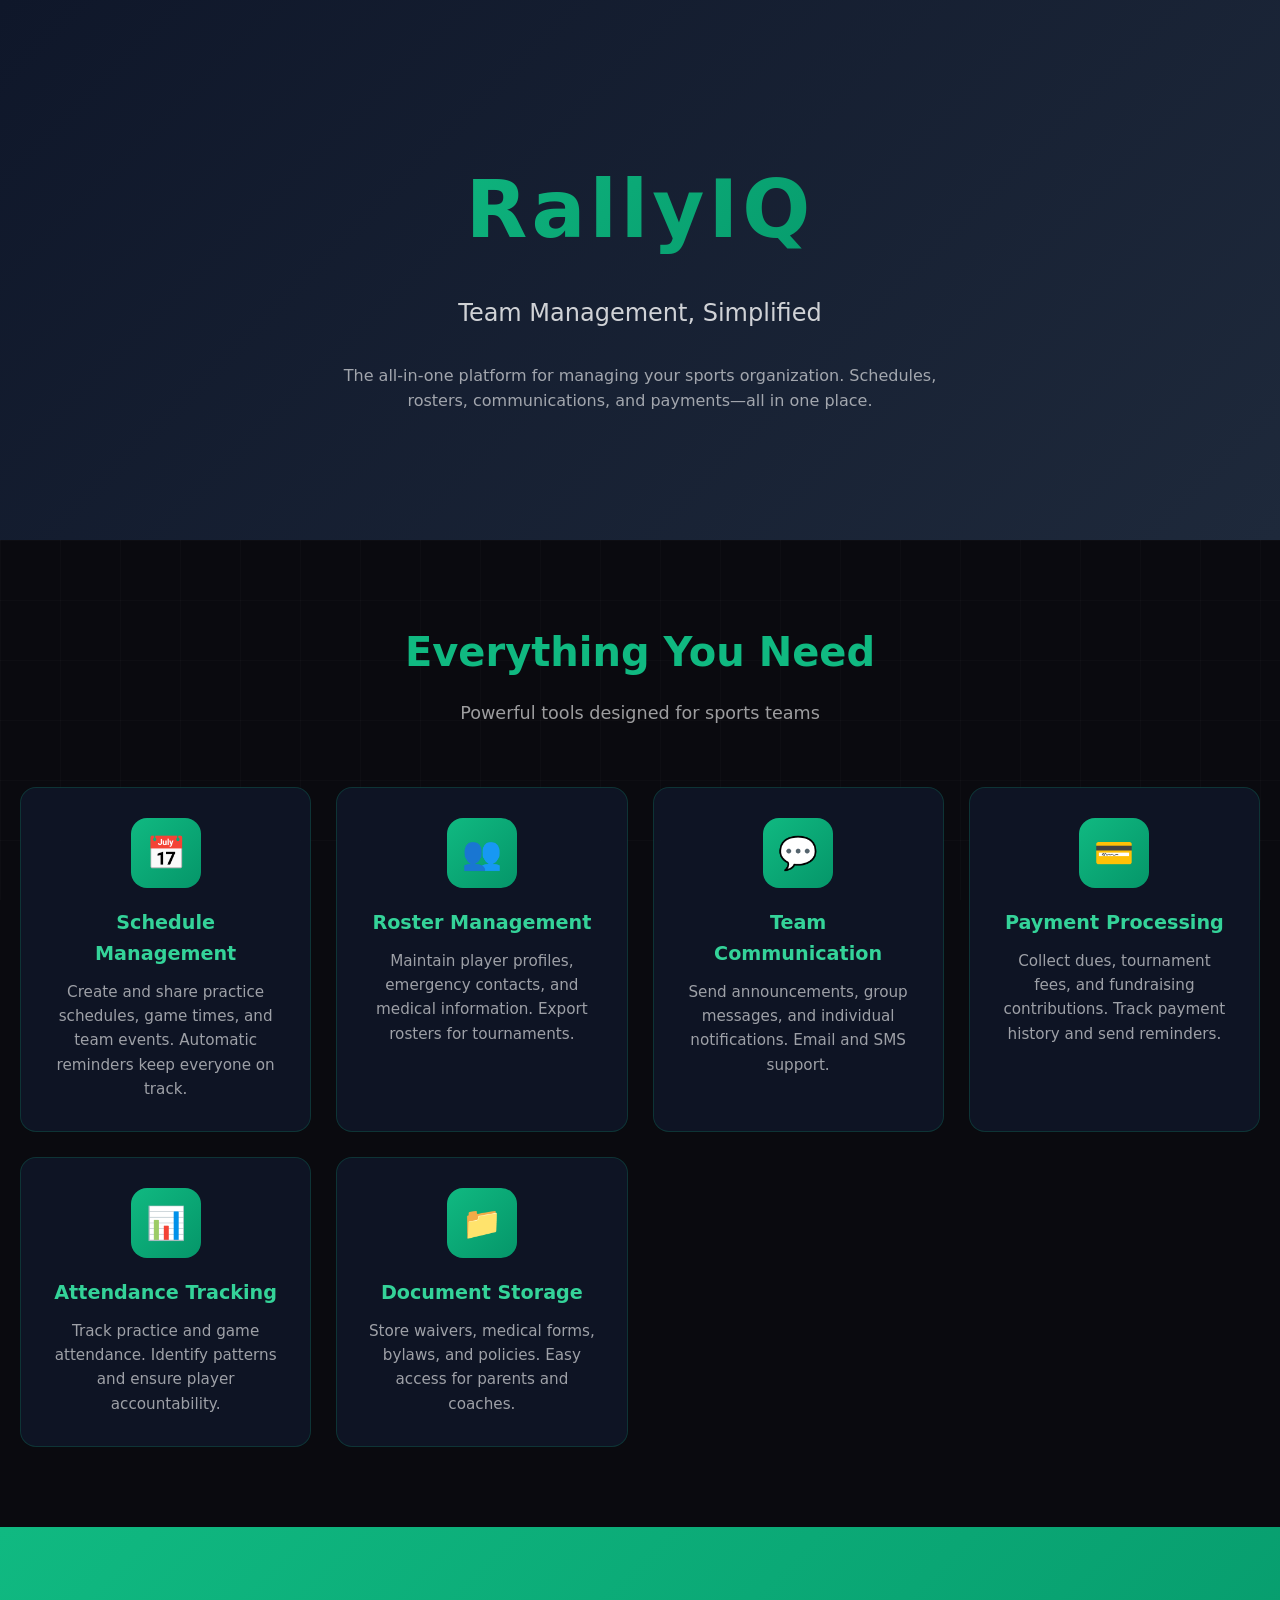
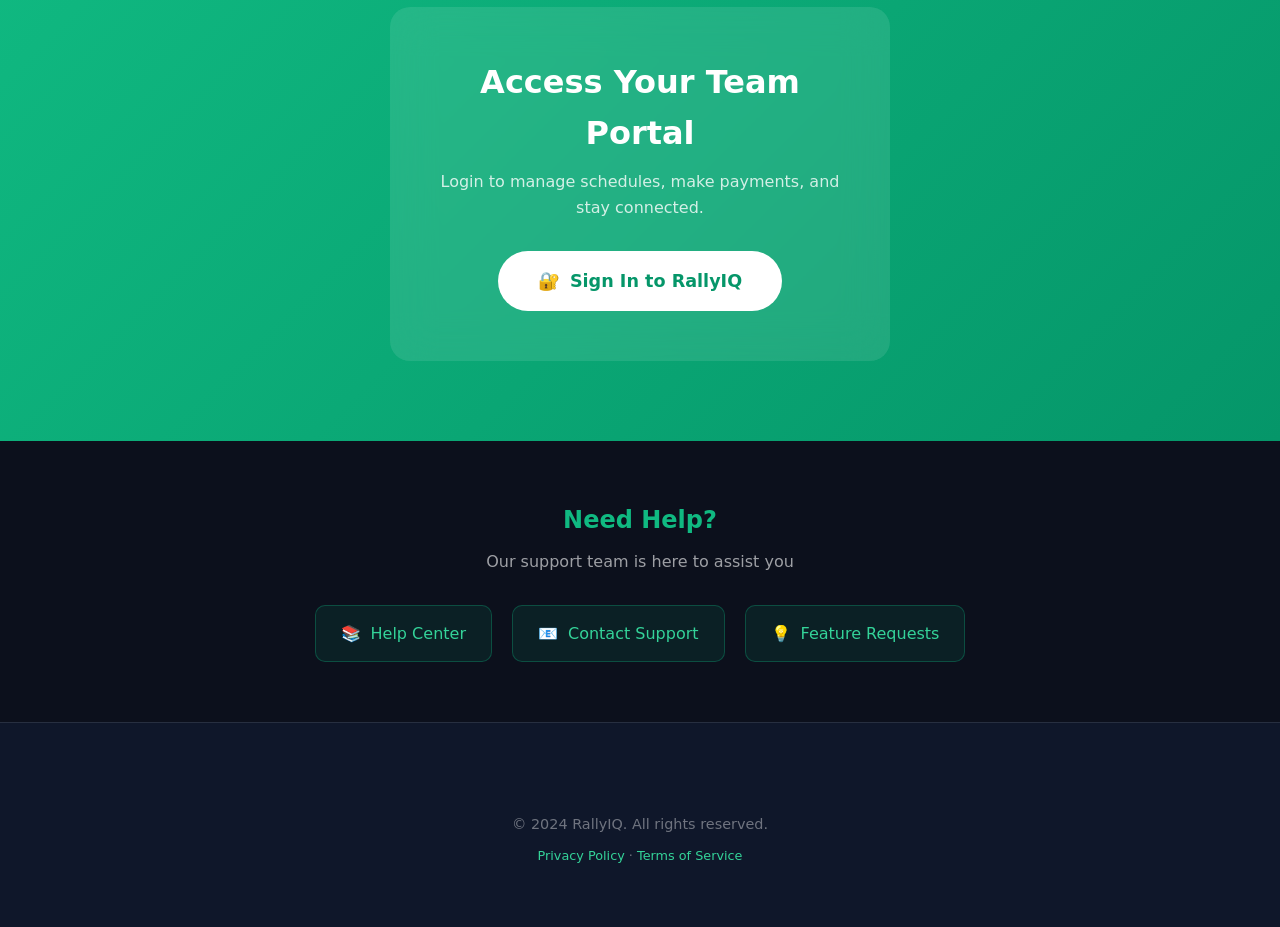
<file: apps/team-template/shared/rallyiq.html>
<!DOCTYPE html>
<html lang="en">
<head>
  <meta charset="UTF-8">
  <meta name="viewport" content="width=device-width, initial-scale=1.0">
  <title>RallyIQ - Team Management Platform</title>
  <link rel="stylesheet" href="styles.css">
  <style>
    /* RallyIQ Brand Colors - Override team colors */
    :root {
      --rallyiq-primary: #10b981;
      --rallyiq-secondary: #059669;
      --rallyiq-accent: #34d399;
      --rallyiq-gradient: linear-gradient(135deg, #10b981, #059669);
      --rallyiq-glow: rgba(16, 185, 129, 0.4);
    }

    .rallyiq-hero {
      background: linear-gradient(135deg, #0f172a 0%, #1e293b 100%);
      min-height: 60vh;
      display: flex;
      align-items: center;
      justify-content: center;
      text-align: center;
      padding: 100px 20px 80px;
    }

    .rallyiq-brand {
      font-size: 5rem;
      font-weight: 900;
      background: var(--rallyiq-gradient);
      -webkit-background-clip: text;
      -webkit-text-fill-color: transparent;
      background-clip: text;
      letter-spacing: 4px;
      margin-bottom: 20px;
    }

    .rallyiq-subtitle {
      font-size: 1.5rem;
      color: rgba(255, 255, 255, 0.8);
      margin-bottom: 30px;
    }

    .feature-grid {
      display: grid;
      grid-template-columns: repeat(auto-fit, minmax(280px, 1fr));
      gap: 25px;
      margin-top: 40px;
    }

    .feature-card {
      background: rgba(15, 23, 42, 0.8);
      border: 1px solid rgba(16, 185, 129, 0.2);
      border-radius: 16px;
      padding: 30px;
      text-align: center;
      transition: all 0.3s ease;
    }

    .feature-card:hover {
      border-color: var(--rallyiq-primary);
      transform: translateY(-5px);
      box-shadow: 0 20px 40px rgba(16, 185, 129, 0.15);
    }

    .feature-icon {
      width: 70px;
      height: 70px;
      margin: 0 auto 20px;
      background: var(--rallyiq-gradient);
      border-radius: 16px;
      display: flex;
      align-items: center;
      justify-content: center;
      font-size: 2rem;
    }

    .feature-title {
      font-size: 1.2rem;
      font-weight: 700;
      color: var(--rallyiq-accent);
      margin-bottom: 10px;
    }

    .feature-desc {
      color: rgba(255, 255, 255, 0.6);
      font-size: 0.95rem;
      line-height: 1.6;
    }

    .login-section {
      background: linear-gradient(135deg, #10b981 0%, #059669 100%);
      padding: 80px 20px;
      text-align: center;
    }

    .login-card {
      background: rgba(255, 255, 255, 0.1);
      backdrop-filter: blur(20px);
      border-radius: 20px;
      padding: 50px;
      max-width: 500px;
      margin: 0 auto;
    }

    .login-title {
      font-size: 2rem;
      font-weight: 800;
      color: white;
      margin-bottom: 10px;
    }

    .login-subtitle {
      color: rgba(255, 255, 255, 0.8);
      margin-bottom: 30px;
    }

    .login-btn {
      display: inline-flex;
      align-items: center;
      gap: 10px;
      padding: 16px 40px;
      background: white;
      color: #059669;
      font-size: 1.1rem;
      font-weight: 700;
      border: none;
      border-radius: 50px;
      cursor: pointer;
      transition: all 0.3s ease;
      text-decoration: none;
    }

    .login-btn:hover {
      transform: scale(1.05);
      box-shadow: 0 10px 30px rgba(0, 0, 0, 0.2);
    }

    .support-section {
      padding: 60px 20px;
      text-align: center;
      background: rgba(15, 23, 42, 0.5);
    }

    .support-links {
      display: flex;
      flex-wrap: wrap;
      justify-content: center;
      gap: 20px;
      margin-top: 30px;
    }

    .support-link {
      display: flex;
      align-items: center;
      gap: 10px;
      padding: 15px 25px;
      background: rgba(16, 185, 129, 0.1);
      border: 1px solid rgba(16, 185, 129, 0.3);
      border-radius: 10px;
      color: var(--rallyiq-accent);
      text-decoration: none;
      transition: all 0.2s ease;
    }

    .support-link:hover {
      background: rgba(16, 185, 129, 0.2);
      border-color: var(--rallyiq-primary);
    }
  </style>
</head>
<body>
  <div class="grid-bg"></div>

  <main class="main-content" style="padding-top: 0;">
    <!-- Hero -->
    <section class="rallyiq-hero">
      <div>
        <div class="rallyiq-brand">RallyIQ</div>
        <p class="rallyiq-subtitle">Team Management, Simplified</p>
        <p style="color: rgba(255,255,255,0.6); max-width: 600px; margin: 0 auto;">
          The all-in-one platform for managing your sports organization.
          Schedules, rosters, communications, and payments—all in one place.
        </p>
      </div>
    </section>

    <!-- Features -->
    <section class="section">
      <div class="container">
        <div class="section-header">
          <h2 class="section-title" style="color: var(--rallyiq-primary);">Everything You Need</h2>
          <p class="section-subtitle">Powerful tools designed for sports teams</p>
        </div>

        <div class="feature-grid">
          <div class="feature-card">
            <div class="feature-icon">📅</div>
            <h3 class="feature-title">Schedule Management</h3>
            <p class="feature-desc">Create and share practice schedules, game times, and team events. Automatic reminders keep everyone on track.</p>
          </div>

          <div class="feature-card">
            <div class="feature-icon">👥</div>
            <h3 class="feature-title">Roster Management</h3>
            <p class="feature-desc">Maintain player profiles, emergency contacts, and medical information. Export rosters for tournaments.</p>
          </div>

          <div class="feature-card">
            <div class="feature-icon">💬</div>
            <h3 class="feature-title">Team Communication</h3>
            <p class="feature-desc">Send announcements, group messages, and individual notifications. Email and SMS support.</p>
          </div>

          <div class="feature-card">
            <div class="feature-icon">💳</div>
            <h3 class="feature-title">Payment Processing</h3>
            <p class="feature-desc">Collect dues, tournament fees, and fundraising contributions. Track payment history and send reminders.</p>
          </div>

          <div class="feature-card">
            <div class="feature-icon">📊</div>
            <h3 class="feature-title">Attendance Tracking</h3>
            <p class="feature-desc">Track practice and game attendance. Identify patterns and ensure player accountability.</p>
          </div>

          <div class="feature-card">
            <div class="feature-icon">📁</div>
            <h3 class="feature-title">Document Storage</h3>
            <p class="feature-desc">Store waivers, medical forms, bylaws, and policies. Easy access for parents and coaches.</p>
          </div>
        </div>
      </div>
    </section>

    <!-- Login Section -->
    <section class="login-section">
      <div class="login-card">
        <h2 class="login-title">Access Your Team Portal</h2>
        <p class="login-subtitle">Login to manage schedules, make payments, and stay connected.</p>
        <a href="#" class="login-btn">
          <span>🔐</span>
          Sign In to RallyIQ
        </a>
      </div>
    </section>

    <!-- Support -->
    <section class="support-section">
      <div class="container">
        <h3 style="color: var(--rallyiq-primary); font-size: 1.5rem; margin-bottom: 10px;">Need Help?</h3>
        <p style="color: rgba(255,255,255,0.6);">Our support team is here to assist you</p>

        <div class="support-links">
          <a href="#" class="support-link">
            <span>📚</span> Help Center
          </a>
          <a href="#" class="support-link">
            <span>📧</span> Contact Support
          </a>
          <a href="#" class="support-link">
            <span>💡</span> Feature Requests
          </a>
        </div>
      </div>
    </section>
  </main>

  <!-- Footer -->
  <footer class="footer" style="background: #0f172a;">
    <div class="footer-bottom" style="border: none; margin: 0; padding: 30px 20px;">
      <p>&copy; 2024 RallyIQ. All rights reserved.</p>
      <p style="margin-top: 10px; font-size: 0.8rem;">
        <a href="#" style="color: var(--rallyiq-accent);">Privacy Policy</a> ·
        <a href="#" style="color: var(--rallyiq-accent);">Terms of Service</a>
      </p>
    </div>
  </footer>
</body>
</html>
</file>
<file: apps/team-template/shared/styles.css>
/**
 * Team Template - Shared Styles
 * Uses CSS custom properties for theming
 */

/* Theme Variables - Set by JavaScript based on team config */
:root {
  --color-primary: #00bfff;
  --color-secondary: #000000;
  --color-accent: #ffffff;
  --color-text: #ffffff;
  --color-text-dark: #000000;
  --color-gradient: linear-gradient(135deg, #00bfff, #0080ff);
  --color-glow: rgba(0, 191, 255, 0.5);
  --color-bg: #0a0a0f;
  --color-card: rgba(15, 15, 25, 0.95);
  --color-border: rgba(255, 255, 255, 0.1);
}

/* Reset */
*, *::before, *::after {
  margin: 0;
  padding: 0;
  box-sizing: border-box;
}

html {
  scroll-behavior: smooth;
}

body {
  font-family: 'Segoe UI', system-ui, -apple-system, sans-serif;
  background: var(--color-bg);
  color: var(--color-text);
  min-height: 100vh;
  line-height: 1.6;
}

/* Grid Background */
.grid-bg {
  position: fixed;
  top: 0;
  left: 0;
  width: 100%;
  height: 100%;
  background:
    linear-gradient(90deg, rgba(255, 255, 255, 0.02) 1px, transparent 1px),
    linear-gradient(rgba(255, 255, 255, 0.02) 1px, transparent 1px);
  background-size: 60px 60px;
  pointer-events: none;
  z-index: -1;
}

/* Navigation */
.navbar {
  position: fixed;
  top: 0;
  left: 0;
  right: 0;
  z-index: 1000;
  background: rgba(10, 10, 15, 0.95);
  backdrop-filter: blur(20px);
  border-bottom: 1px solid var(--color-border);
  padding: 0 20px;
}

.navbar-inner {
  max-width: 1400px;
  margin: 0 auto;
  display: flex;
  align-items: center;
  justify-content: space-between;
  height: 70px;
}

.navbar-brand {
  display: flex;
  align-items: center;
  gap: 12px;
  text-decoration: none;
  color: var(--color-text);
}

.navbar-logo {
  width: 50px;
  height: 50px;
  border-radius: 50%;
  object-fit: cover;
  border: 2px solid var(--color-primary);
}

.navbar-title {
  font-size: 1.4rem;
  font-weight: 700;
  color: var(--color-primary);
  letter-spacing: 1px;
}

.navbar-nav {
  display: flex;
  gap: 8px;
  list-style: none;
}

.nav-link {
  display: block;
  padding: 10px 16px;
  color: var(--color-text);
  text-decoration: none;
  font-weight: 500;
  font-size: 0.9rem;
  border-radius: 8px;
  transition: all 0.2s ease;
}

.nav-link:hover {
  background: rgba(255, 255, 255, 0.1);
  color: var(--color-primary);
}

.nav-link.active {
  background: var(--color-primary);
  color: var(--color-text-dark);
}

.navbar-toggle {
  display: none;
  background: none;
  border: none;
  color: var(--color-text);
  font-size: 1.5rem;
  cursor: pointer;
}

/* Main Content */
.main-content {
  padding-top: 70px;
  min-height: 100vh;
}

.container {
  max-width: 1400px;
  margin: 0 auto;
  padding: 0 20px;
}

/* Hero Section */
.hero {
  position: relative;
  min-height: 80vh;
  display: flex;
  align-items: center;
  justify-content: center;
  text-align: center;
  padding: 80px 20px;
  overflow: hidden;
}

.hero-bg {
  position: absolute;
  top: 0;
  left: 0;
  width: 100%;
  height: 100%;
  background-size: cover;
  background-position: center;
  filter: brightness(0.3);
  z-index: -1;
}

.hero-content {
  position: relative;
  z-index: 1;
  max-width: 900px;
}

.hero-logo {
  width: 150px;
  height: 150px;
  margin: 0 auto 30px;
  border-radius: 50%;
  border: 4px solid var(--color-primary);
  box-shadow: 0 0 40px var(--color-glow);
  animation: logoPulse 3s ease-in-out infinite;
}

@keyframes logoPulse {
  0%, 100% { box-shadow: 0 0 40px var(--color-glow); }
  50% { box-shadow: 0 0 60px var(--color-glow), 0 0 80px var(--color-glow); }
}

.hero-title {
  font-size: 4rem;
  font-weight: 900;
  letter-spacing: 4px;
  margin-bottom: 20px;
  background: var(--color-gradient);
  -webkit-background-clip: text;
  -webkit-text-fill-color: transparent;
  background-clip: text;
  text-transform: uppercase;
}

.hero-slogan {
  font-size: 1.8rem;
  font-weight: 600;
  color: var(--color-accent);
  margin-bottom: 15px;
  text-transform: uppercase;
  letter-spacing: 3px;
}

.hero-tagline {
  font-size: 1.2rem;
  color: rgba(255, 255, 255, 0.7);
  margin-bottom: 40px;
}

.hero-cta {
  display: inline-flex;
  gap: 20px;
  flex-wrap: wrap;
  justify-content: center;
}

/* Buttons */
.btn {
  display: inline-flex;
  align-items: center;
  gap: 10px;
  padding: 14px 32px;
  font-size: 1rem;
  font-weight: 600;
  text-decoration: none;
  border-radius: 50px;
  cursor: pointer;
  transition: all 0.3s ease;
  border: none;
}

.btn-primary {
  background: var(--color-gradient);
  color: var(--color-text-dark);
  box-shadow: 0 0 20px var(--color-glow);
}

.btn-primary:hover {
  transform: translateY(-3px);
  box-shadow: 0 0 30px var(--color-glow);
}

.btn-outline {
  background: transparent;
  color: var(--color-text);
  border: 2px solid var(--color-primary);
}

.btn-outline:hover {
  background: var(--color-primary);
  color: var(--color-text-dark);
}

/* Sections */
.section {
  padding: 80px 0;
}

.section-header {
  text-align: center;
  margin-bottom: 60px;
}

.section-title {
  font-size: 2.5rem;
  font-weight: 800;
  margin-bottom: 15px;
  color: var(--color-primary);
}

.section-subtitle {
  font-size: 1.1rem;
  color: rgba(255, 255, 255, 0.6);
  max-width: 600px;
  margin: 0 auto;
}

/* Cards */
.card-grid {
  display: grid;
  grid-template-columns: repeat(auto-fit, minmax(300px, 1fr));
  gap: 30px;
}

.card {
  background: var(--color-card);
  border: 1px solid var(--color-border);
  border-radius: 16px;
  padding: 30px;
  transition: all 0.3s ease;
}

.card:hover {
  transform: translateY(-5px);
  border-color: var(--color-primary);
  box-shadow: 0 20px 40px rgba(0, 0, 0, 0.3);
}

.card-icon {
  width: 60px;
  height: 60px;
  display: flex;
  align-items: center;
  justify-content: center;
  background: var(--color-gradient);
  border-radius: 12px;
  font-size: 1.5rem;
  margin-bottom: 20px;
}

.card-title {
  font-size: 1.3rem;
  font-weight: 700;
  margin-bottom: 12px;
  color: var(--color-text);
}

.card-text {
  color: rgba(255, 255, 255, 0.7);
  line-height: 1.7;
}

/* Staff/Coaching Cards */
.staff-card {
  text-align: center;
}

.staff-photo {
  width: 120px;
  height: 120px;
  border-radius: 50%;
  object-fit: cover;
  border: 3px solid var(--color-primary);
  margin-bottom: 20px;
}

.staff-name {
  font-size: 1.2rem;
  font-weight: 700;
  color: var(--color-primary);
  margin-bottom: 5px;
}

.staff-role {
  font-size: 0.9rem;
  color: rgba(255, 255, 255, 0.6);
  margin-bottom: 15px;
}

/* Standards/Values List */
.standards-list {
  list-style: none;
  display: grid;
  gap: 15px;
}

.standards-list li {
  display: flex;
  align-items: center;
  gap: 15px;
  padding: 15px 20px;
  background: var(--color-card);
  border-radius: 10px;
  border-left: 4px solid var(--color-primary);
}

.standards-list li::before {
  content: "✓";
  display: flex;
  align-items: center;
  justify-content: center;
  width: 30px;
  height: 30px;
  background: var(--color-primary);
  color: var(--color-text-dark);
  border-radius: 50%;
  font-weight: bold;
}

/* RallyIQ Section */
.rallyiq-banner {
  background: var(--color-gradient);
  padding: 60px 40px;
  border-radius: 20px;
  text-align: center;
}

.rallyiq-logo {
  font-size: 3rem;
  font-weight: 900;
  color: var(--color-text-dark);
  margin-bottom: 15px;
  letter-spacing: 2px;
}

.rallyiq-tagline {
  font-size: 1.2rem;
  color: var(--color-text-dark);
  opacity: 0.9;
  margin-bottom: 30px;
}

/* Contact Section */
.contact-grid {
  display: grid;
  grid-template-columns: repeat(auto-fit, minmax(280px, 1fr));
  gap: 30px;
}

.contact-item {
  display: flex;
  align-items: center;
  gap: 20px;
  padding: 25px;
  background: var(--color-card);
  border-radius: 12px;
  border: 1px solid var(--color-border);
}

.contact-icon {
  width: 50px;
  height: 50px;
  display: flex;
  align-items: center;
  justify-content: center;
  background: var(--color-gradient);
  border-radius: 12px;
  font-size: 1.3rem;
}

.contact-label {
  font-size: 0.85rem;
  color: rgba(255, 255, 255, 0.5);
  margin-bottom: 5px;
}

.contact-value {
  font-size: 1.1rem;
  font-weight: 600;
  color: var(--color-text);
}

/* Footer */
.footer {
  background: rgba(5, 5, 10, 0.95);
  border-top: 1px solid var(--color-border);
  padding: 60px 20px 30px;
}

.footer-inner {
  max-width: 1400px;
  margin: 0 auto;
  display: grid;
  grid-template-columns: repeat(auto-fit, minmax(250px, 1fr));
  gap: 40px;
}

.footer-brand {
  display: flex;
  align-items: center;
  gap: 12px;
  margin-bottom: 20px;
}

.footer-logo {
  width: 60px;
  height: 60px;
  border-radius: 50%;
}

.footer-title {
  font-size: 1.3rem;
  font-weight: 700;
  color: var(--color-primary);
}

.footer-links h4 {
  color: var(--color-primary);
  margin-bottom: 20px;
  font-size: 1rem;
  text-transform: uppercase;
  letter-spacing: 1px;
}

.footer-links ul {
  list-style: none;
}

.footer-links a {
  display: block;
  color: rgba(255, 255, 255, 0.6);
  text-decoration: none;
  padding: 8px 0;
  transition: color 0.2s;
}

.footer-links a:hover {
  color: var(--color-primary);
}

.footer-bottom {
  max-width: 1400px;
  margin: 40px auto 0;
  padding-top: 30px;
  border-top: 1px solid var(--color-border);
  text-align: center;
  color: rgba(255, 255, 255, 0.4);
  font-size: 0.9rem;
}

.footer-bottom a {
  color: var(--color-primary);
  text-decoration: none;
}

/* Responsive */
@media (max-width: 1024px) {
  .navbar-nav {
    position: fixed;
    top: 70px;
    left: 0;
    right: 0;
    background: rgba(10, 10, 15, 0.98);
    flex-direction: column;
    padding: 20px;
    gap: 5px;
    transform: translateY(-100%);
    opacity: 0;
    visibility: hidden;
    transition: all 0.3s ease;
  }

  .navbar-nav.active {
    transform: translateY(0);
    opacity: 1;
    visibility: visible;
  }

  .navbar-toggle {
    display: block;
  }

  .hero-title {
    font-size: 2.5rem;
  }

  .hero-slogan {
    font-size: 1.3rem;
  }
}

@media (max-width: 640px) {
  .hero {
    min-height: 70vh;
    padding: 60px 20px;
  }

  .hero-logo {
    width: 100px;
    height: 100px;
  }

  .hero-title {
    font-size: 2rem;
  }

  .section {
    padding: 50px 0;
  }

  .section-title {
    font-size: 1.8rem;
  }
}
</file>
